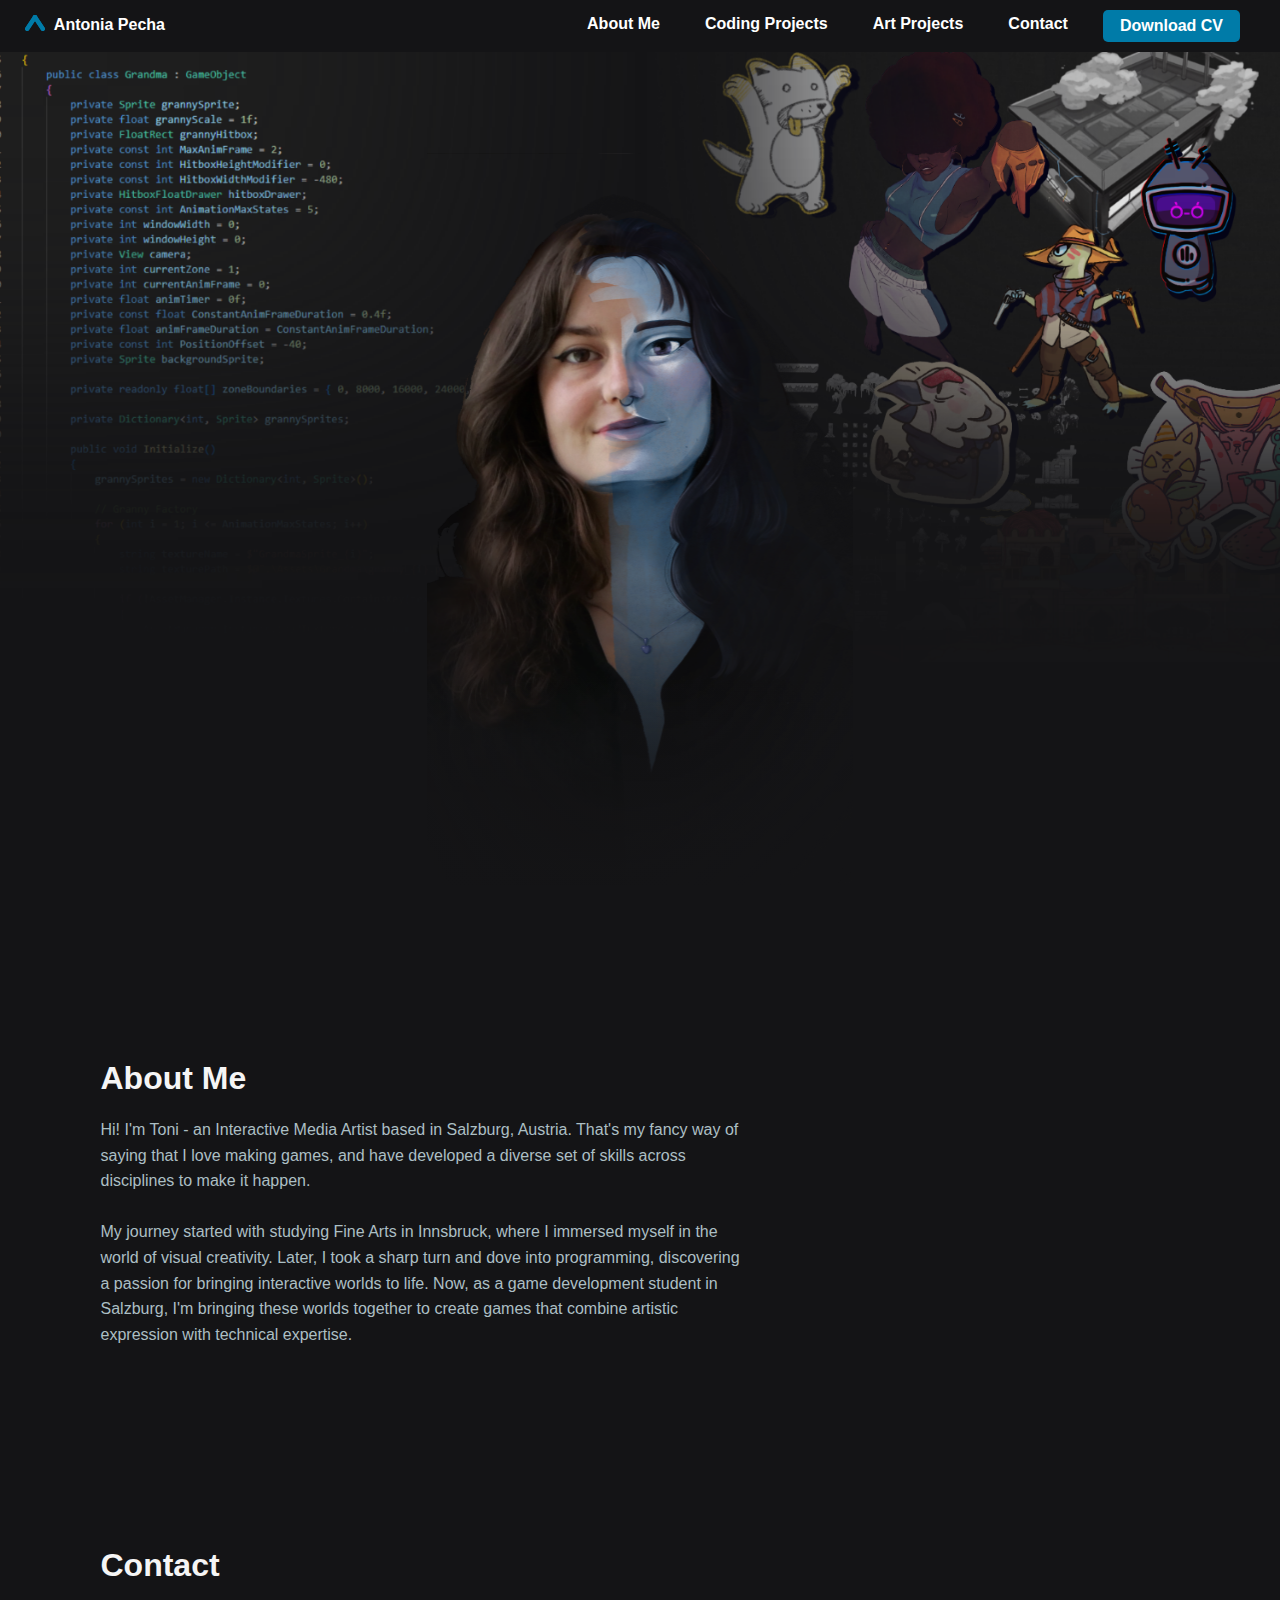
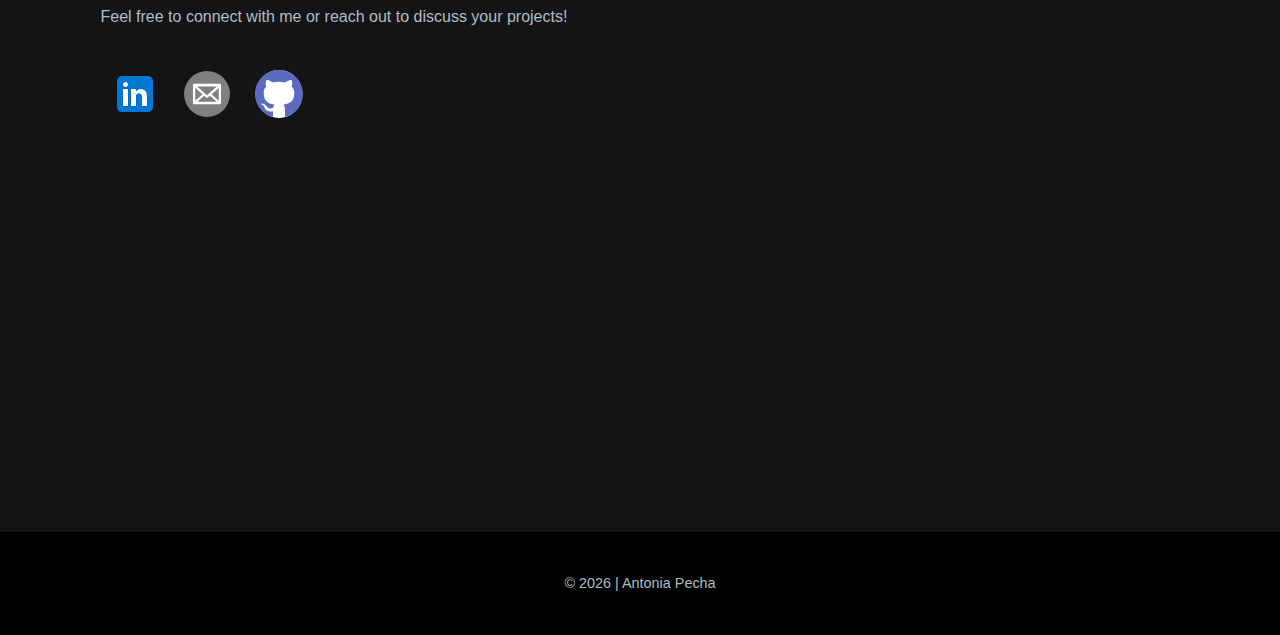
<file: index.html>
<!DOCTYPE html>
<html lang="en">
  <head>
    <meta charset="UTF-8" />
    <meta name="viewport" content="width=device-width, initial-scale=1.0" />
    <title>Antonia Pecha</title>
    <link rel="stylesheet" href="styles.css" />
    <script src="script.js" defer></script> <!-- Link to the JavaScript file -->
  </head>
  <body>
    <div class="container">
      <!-- Top bar -->
      <div class="top-bar">
        <div class="nav-links">
          <a href="index.html">
            <img src="images/triangle.svg" alt="Home Icon" class="arrow-icon" />
            Antonia Pecha
          </a>
          <div class="search-bar">
            <!-- Placeholder for search bar -->
          </div>
          <a href="#about-me">About Me</a>
          <a href="c_gallery.html">Coding Projects</a>
          <a href="a_gallery.html">Art Projects</a>
          <a href="#contact">Contact</a>
          <a class="cv-button" href="cv.pdf" target="_blank">Download CV</a>
        </div>
      </div>

    <!-- Main content -->
    <div class="main-content">
      <!-- Hitboxes and Links -->
      <div class="hitbox hitbox-left"></div>
      <a href="c_gallery.html" class="mouseenter-left"></a>
      <a href="a_gallery.html" class="mouseenter-right"></a>
      <a href="#about-me" class="one-third-box-link">
        <div class="one-third-box">
          <div id="image-center" class="image"></div>
          <div id="image-center-L" class="image"></div>
          <div id="image-center-R" class="image"></div>
        </div>
      </a>
      <div class="hitbox hitbox-right"></div>
      
      <!-- About Me Section -->
      <div class="second-section" id="about-me">
        
        <div>
          <h1>About Me</h1>
          <p>
            Hi! I'm Toni - an Interactive Media Artist based in Salzburg,
            Austria. That's my fancy way of saying that I love making games, and
            have developed a diverse set of skills across disciplines to make it
            happen. <br /><br />

            My journey started with studying Fine Arts in Innsbruck, where I
            immersed myself in the world of visual creativity. Later, I took a
            sharp turn and dove into programming, discovering a passion for
            bringing interactive worlds to life. Now, as a game development
            student in Salzburg, I'm bringing these worlds together to create
            games that combine artistic expression with technical expertise.
          </p>
        </div>

        <!-- Contact Section -->
        <div id="contact">
          <h1>Contact</h1>
          <p>Feel free to connect with me or reach out to discuss your projects!</p>
          <div class="contact-links">
            <a href="https://www.linkedin.com/in/antonia-pecha-0691b7297/" target="_blank" class="contact-icon linkedin" aria-label="LinkedIn">
              <img src="images/icons8-linkedin.svg" alt="LinkedIn" />
            </a>
            <a href="mailto:antoniapecha@gmail.com" class="contact-icon email" aria-label="Email">
              <img src="images/Mail-Icon-White-on-Grey.svg" alt="Email" />
            </a>
            <a href="https://github.com/Dreiegg" target="_blank" class="contact-icon github" aria-label="GitHub">
              <img src="images/github-icon-2.svg" alt="GitHub" />
            </a>
          </div>
        </div>
      </div>
    </div>
    <div class="gradient-bar"></div>
    <!-- Footer placed inside the body tag -->
    <footer>
      <p>&copy; <span id="current-year"></span> | Antonia Pecha</p>
    </footer>

    <!-- JavaScript -->
    <script>
      document.getElementById('current-year').textContent = new Date().getFullYear();
    </script>
  </body>
</html>
</file>
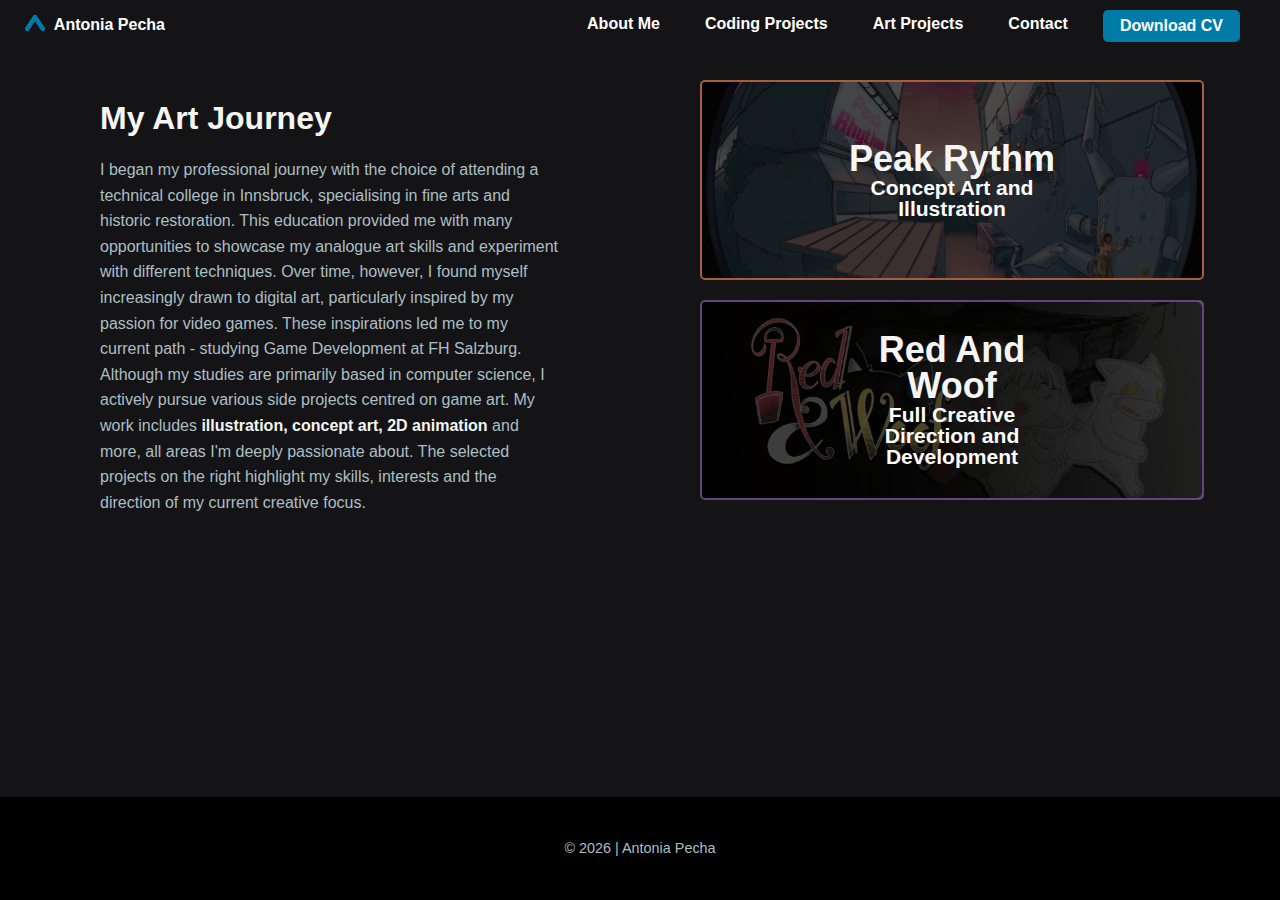
<file: a_gallery.html>
<!DOCTYPE html>
<html lang="en">
<head>
    <meta charset="UTF-8">
    <meta name="viewport" content="width=device-width, initial-scale=1.0">
    <title>Art Projects Gallery</title>
    <link rel="stylesheet" href="styles.css">
    <script src="script.js" defer></script> <!-- Link to the JavaScript file -->
</head>
<body>
    <div class="container">
        <!-- Top bar -->
      <div class="top-bar">
        <div class="nav-links">
        <a href="index.html">
          <img src="images/triangle.svg" alt="Home Icon" class="arrow-icon" />
          Antonia Pecha
        </a>
        <div class="search-bar">
          <!-- <div class="search-placeholder">Search...</div> Placeholder for search bar -->
        </div>
          <a href="#about-me">About Me</a>
          <a href="c_gallery.html">Coding Projects</a>
          <a href="a_gallery.html">Art Projects</a>
          <a href="#contact">Contact</a>
          <a class="cv-button" href="cv.pdf" target="_blank">Download CV</a>
        </div>
      </div>
    </div>

        <!-- Placeholder for the sidebar -->
        <!-- <div id="sidebar-placeholder"></div> -->
        <div class="content-area">
            <div class="text-field">
                <h1>My Art Journey</h1>
                <p>
                    I began my professional journey with the choice of attending a technical college in Innsbruck, specialising in fine arts and historic restoration. This education provided me with many opportunities to showcase my analogue art skills and experiment with different techniques. Over time, however, I found myself increasingly drawn to digital art, particularly inspired by my passion for video games.

These inspirations led me to my current path - studying Game Development at FH Salzburg. Although my studies are primarily based in computer science, I actively pursue various side projects centred on game art. My work includes <span class="boldText"> illustration, concept art, 2D animation</span> and more, all areas I'm deeply passionate about. The selected projects on the right highlight my skills, interests and the direction of my current creative focus.
                </p>

                
                
            </div>
            <div class="project-gallery">
                <a href="peak_rythm.html" class="project-block orange-outline">
                    <img src="images/Peak_Rythm_Cover.webp" alt="Peak Rythm">
                    <div class="project-content">
                        <h1>Peak Rythm</h1>
                        <h3>Concept Art and Illustration</h2>
                    </div>
                </a>

                <a href="redandwoof.html" class="project-block purple-outline">
                    <img src="images/RedAndWoofHero.webp" alt="Red And Woof">
                    <div class="project-content">
                        <h1>Red And Woof</h1>
                        <h3>Full Creative Direction and Development</h2>
                    </div>
                </a>

                <!-- <a href="isandra.html" class="project-block magenta-outline">
                    <img src="images/Isandra.webp" alt="Isandra">
                    <div class="project-content">
                        <h1>Isandra</h1>
                        <h3>Game Art and Creative Direction</h2>
                    </div>
                </a>

                <a href="määährescher.html" class="project-block magenta-outline">
                    <img src="images/maedrescher.webp" alt="määährescher">
                    <div class="project-content">
                        <h1>Määähdrescher</h1>
                        <h3>Game Art and Creative Direction</h2>
                    </div>
                </a>
                <a href="quattro.html" class="project-block magenta-outline">
                    <img src="images/Quattro.webp" alt="quattro diavoli">
                    <div class="project-content">
                        <h1>Quattro Diavoli</h1>
                        <h3>Game Art and Creative Direction</h2>
                    </div>
                </a> -->
            </div>
            
        </div>
    </div>
    
    <!-- Footer placed inside the body tag -->
    <footer>
        <p>&copy; <span id="current-year"></span> | Antonia Pecha</p>
      </footer>
  
      <!-- JavaScript -->
      <script>
        document.getElementById('current-year').textContent = new Date().getFullYear();
      </script>
</body>
</html>
</file>
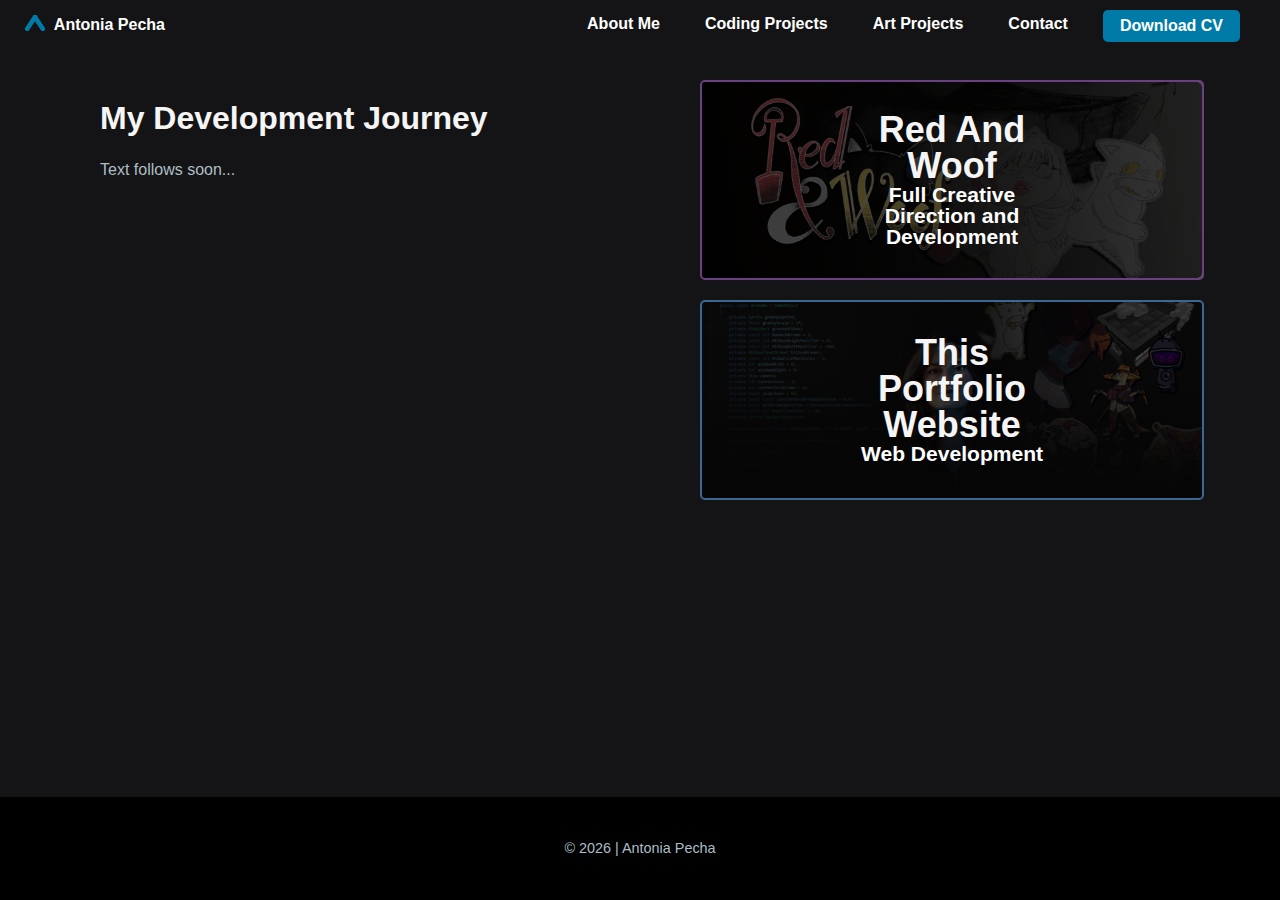
<file: c_gallery.html>
<!DOCTYPE html>
<html lang="en">
<head>
    <meta charset="UTF-8">
    <meta name="viewport" content="width=device-width, initial-scale=1.0">
    <title>Coding Projects Gallery</title>
    <link rel="stylesheet" href="styles.css">
    <script src="script.js" defer></script> <!-- Link to the JavaScript file -->
</head>
<body>
    <div class="container">
        <!-- Top bar -->
      <div class="top-bar">
        <div class="nav-links">
        <a href="index.html">
          <img src="images/triangle.svg" alt="Home Icon" class="arrow-icon" />
          Antonia Pecha
        </a>
        <div class="search-bar">
          <!-- <div class="search-placeholder">Search...</div> Placeholder for search bar -->
        </div>
          <a href="#about-me">About Me</a>
          <a href="c_gallery.html">Coding Projects</a>
          <a href="a_gallery.html">Art Projects</a>
          <a href="#contact">Contact</a>
          <a class="cv-button" href="cv.pdf" target="_blank">Download CV</a>
        </div>
      </div>
    </div>

        <!-- Placeholder for the sidebar -->
        <!-- <div id="sidebar-placeholder"></div> -->
        <div class="content-area">
            <div class="text-field">
                <h1>My Development Journey</h1>
                <p>
                    Text follows soon...
                </p>

                
                
            </div>
            <div class="project-gallery">
                <a href="redandwoof.html" class="project-block purple-outline">
                    <img src="images/RedAndWoofHero.webp" alt="Red And Woof">
                    <div class="project-content">
                        <h1>Red And Woof</h1>
                        <h3>Full Creative Direction and Development</h2>
                    </div>
                </a>
                <a href="portfolio_website.html" class="project-block blue-outline">
                    <img src="images/Portfolio_Website/Screenshot 2024-11-08 123735.webp" alt="Portfolio">
                    <div class="project-content">
                        <h1>This Portfolio Website</h1>
                        <h3>Web Development</h2>
                    </div>
                </a>
            </div>
            
        </div>
    </div>
    
    <!-- Footer placed inside the body tag -->
    <footer>
        <p>&copy; <span id="current-year"></span> | Antonia Pecha</p>
      </footer>
  
      <!-- JavaScript -->
      <script>
        document.getElementById('current-year').textContent = new Date().getFullYear();
      </script>
</body>
</html>
</file>
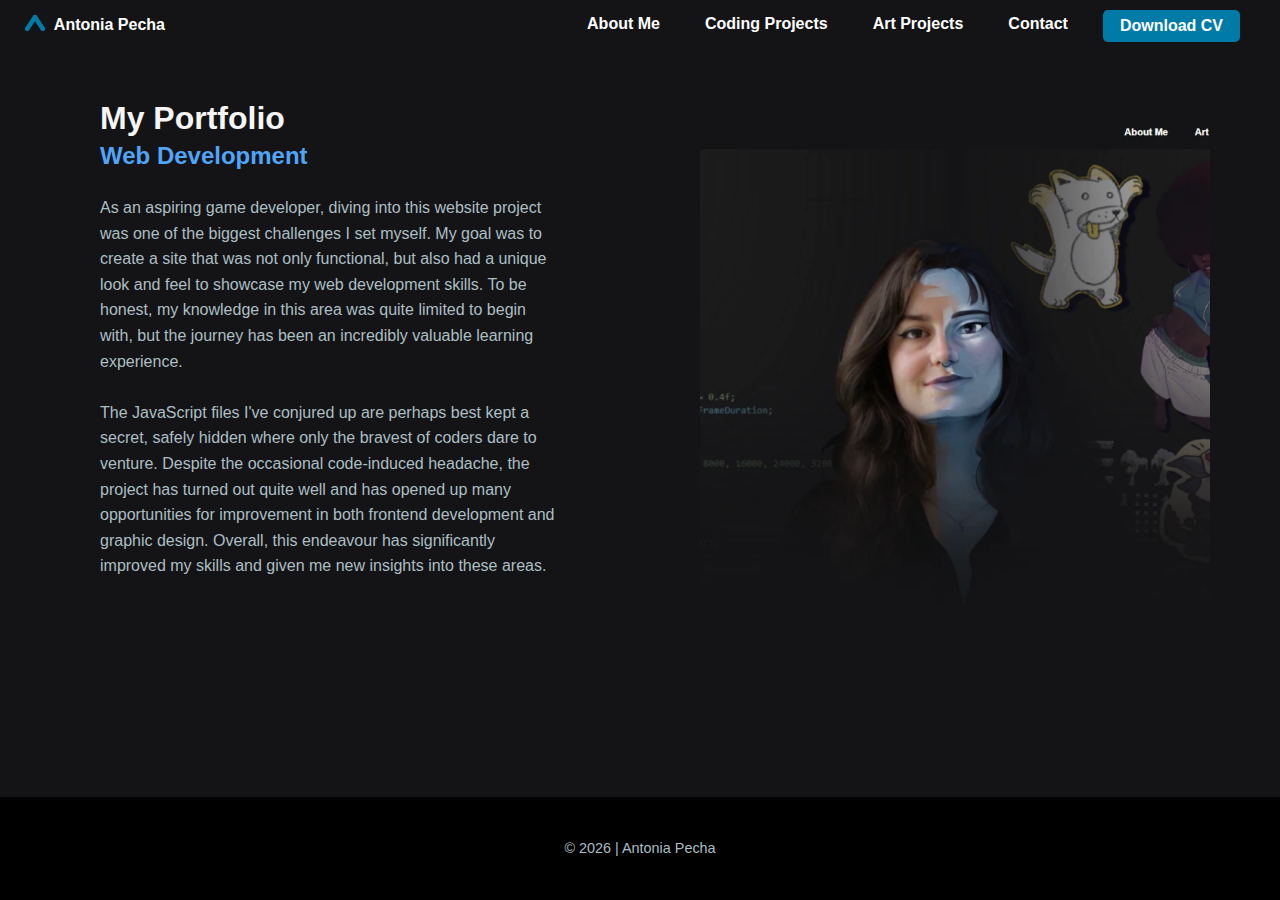
<file: portfolio_website.html>
<!DOCTYPE html>
<html lang="en">
<head>
    <meta charset="UTF-8">
    <meta name="viewport" content="width=device-width, initial-scale=1.0">
    <title>Portfolio</title>
    <link rel="stylesheet" href="styles.css">
    <script src="script.js" defer></script> <!-- Link to the JavaScript file -->
</head>
<body>
    <div class="container">
        <!-- Top bar -->
      <div class="top-bar">
        <div class="nav-links">
        <a href="index.html">
          <img src="images/triangle.svg" alt="Home Icon" class="arrow-icon" />
          Antonia Pecha
        </a>
        <div class="search-bar">
          <!-- <div class="search-placeholder">Search...</div> Placeholder for search bar -->
        </div>
          <a href="#about-me">About Me</a>
          <a href="c_gallery.html">Coding Projects</a>
          <a href="a_gallery.html">Art Projects</a>
          <a href="#contact">Contact</a>
          <a class="cv-button" href="cv.pdf" target="_blank">Download CV</a>
        </div>
      </div>
    </div>

    <div class="content-area">
        <div class="text-field">
            <h1>My Portfolio</h1>
            <h2 class="h2-blue">Web Development</h2>
            <p>As an aspiring game developer, diving into this website project was one of the biggest challenges I set myself. 
                My goal was to create a site that was not only functional, but also had a unique look and feel to showcase my web development skills. 
                To be honest, my knowledge in this area was quite limited to begin with, but the journey has been an incredibly valuable learning experience.
                <br>
                <br>
                The JavaScript files I've conjured up are perhaps best kept a secret, safely hidden where only the bravest of coders dare to venture.
                Despite the occasional code-induced headache, the project has turned out quite well and has opened up many opportunities for improvement in both frontend development and graphic design. Overall, this endeavour has significantly improved my skills and given me new insights into these areas.</p>
               
        </div>


        <div class="img-gallery-field">
          <img src="images/Portfolio_Website/Screenshot 2024-11-08 123735.webp" alt="Image 0" class="img-below">
        </div>
        <!-- Modal structure for displaying clicked image -->
        
    </div>
    <!-- Footer placed inside the body tag -->
    <footer>
      <p>&copy; <span id="current-year"></span> | Antonia Pecha</p>
    </footer>

    <!-- JavaScript -->
    <script>
      document.getElementById('current-year').textContent = new Date().getFullYear();
    </script>
</body>
</html>
</file>
<file: styles.css>
* {
  margin: 0;
  padding: 0;
}

*:not(.img-gallery-field),
*:not(.img-gallery-field) * {
  box-sizing: border-box;
}
html, body {
  min-height: 100vh;     
  display: flex;
  flex-direction: column;
  margin: 0;
}

body {
  font-family: Helvetica, sans-serif;
  background-color: #141416;
  color: rgb(172, 191, 196);
  overflow-x: hidden;
}

p {
  line-height: 1.6;
}

.boldText
{
  color: whitesmoke !important;
  font-weight: bold;
}

html {
  scroll-behavior: smooth;
}

h1 {
  color: whitesmoke;
}

.main-content h1
{
  margin-bottom: 20px
}

.container {
  position: relative;
}

a {
  color: #007ba8;
  text-decoration: none;
}

a:hover {
  color: #5baac7;
}

.top-bar {
  /* display: flex; */
  /* align-items: center; */
  padding: 10px 20px 10px 10px;
  background-color: #141416;
  color: #ffffff;
  position: fixed;
  width: 100vw;

  z-index: 2000;
  font-weight: bold;
}

.arrow-icon {
  width: 20px;
  height: auto;
  vertical-align: middle;
  margin-right: 5px;
  transition: transform 0.3s ease; 
  margin-bottom: 5px;
}

.top-bar a:hover .arrow-icon {
  transform: rotate(
    -90deg
  ); 
}

.top-bar a {
  color: white;
  text-decoration: none;
  transition: color 0.3s;
  padding: 5px 15px;
}

.top-bar a:hover {
  color: #007ba8;
}

.search-bar {
  flex-grow: 1;
  max-width: 400px;
  margin: 0 auto;
  text-align: center;
}

.search-bar input {
  width: 100%;
  padding: 5px;
  border: none;
  border-radius: 5px;
  background-color: #333;
  color: white;
}

.nav-links {
  display: flex;
  gap: 15px;
  justify-content: flex-end;
}

.cv-button {
  display: inline-block;
  padding: 5px 15px;
  margin-right: 20px;
  margin-left: 5px;
  border: 2px solid transparent;
  background-color: #007ba8;
  text-decoration: none;
  border-radius: 5px;
  transition: all 0.3s;
}

.cv-button:hover {
  color: rgb(255, 255, 255) !important;
  background-color: #5baac7;
}
.text-container {
  margin-top: 30px;
}

/* Gradient text styling */
/* .gradient-bar {
  width: 100vw;
 background: linear-gradient(to bottom, rgb(172, 191, 196) 60%, #141416 100%);
  background-color: red;
} */

.no-gradient {
  color: inherit; /* Make text color inherit so it can be visible */
  background: none; /* Remove any background */
}

.read-more-btn {
  color: rgb(172, 191, 196);
  cursor: pointer;
  font-weight: bold;
  margin-top: 15px;
  margin-bottom: 20px;
  display: inline-block;
}

.read-more-btn:hover {
  color: #5baac7;
}

.text-container h2 {
  color: whitesmoke;
  margin-bottom: 0px;
  margin-top: 40px;
}

/* Hide the extra content initially */
#more-text {
  display: none;
  margin-top: 5px;
}

.main-content {
  padding-top: 60px;
  background-color: #141416;
  color: rgb(172, 191, 196);
  display: flex;
  flex-direction: column;
  align-items: center;
  background-image: url("images/bg_img.webp");
  background-size: 100% auto;
  background-position: top center;
  background-repeat: no-repeat;
  position: relative;
  /* padding-bottom: 100px; */
}

.main-content p {
  max-width: 50vw;
}

.contact-links {
  padding-top: 30px;
}
.contact-links a {
  color: #75daff;
}
.contact-links img {
  margin: 10px;
  width: 48px;
  height: 48px;
}
.mouseenter-left {
  position: absolute;
  left: 0;
  width: 43vw;
  height: 100vh;
  top: 0;
  z-index: 100;
}

.mouseenter-right {
  position: absolute;
  right: 0;
  width: 45vw;
  height: 100vh;
  top: 0;
  z-index: 100;
}

.gradient-bar {
    position: absolute; 
    top: 75vh;
    left: 0;
  width: 100vw; 
  height: 300px; 
  background: linear-gradient(to top, #141416 20%, transparent 100%);
  z-index: 1000;
  pointer-events: none; 
}




.one-third-box {
  width: 33.33vw;
  height: 100vh;
  display: flex;
  justify-content: center;
  align-items: center;
  position: relative;
  z-index: 20;
  overflow: hidden;
}

.image {
  position: absolute;
  width: 100%;
  height: 100%;
  background-size: cover;
  background-position: center;
  transition: opacity 0.3s ease;
  height: calc(100vh - 150px);
  overflow: hidden;
}

#image-center {
  background-image: url("images/center-image.webp");
  opacity: 1;
}

#image-center-L {
  background-image: url("images/center-image-L.webp");
  opacity: 0;
}

#image-center-R {
  background-image: url("images/center-image-R.webp");
  opacity: 0;
}

.hitbox-left:hover ~ .one-third-box #image-center-R {
  opacity: 0;
}

.hitbox-left:hover ~ .one-third-box #image-center-L {
  opacity: 1;
}

.hitbox-right:hover ~ .one-third-box #image-center-L {
  opacity: 0;
}

.hitbox-right:hover ~ .one-third-box #image-center-R {
  opacity: 1;
}

.hitbox {
  position: absolute;
  top: 0;
  height: 100vh;
  background-color: rgba(255, 255, 255, 0);
  z-index: 10;
  cursor: pointer;
  transition: background-color 0.3s ease;
}

.hitbox-left {
  left: 0;
  width: 50vw;
}

.hitbox-right {
  right: 0;
  width: 50vw;
}

.one-third-box-link {
  display: block;
  text-decoration: none;
  z-index: 20;
  position: relative;
}

.second-section {
  padding: 100px;
  background-color: #141416;
  min-height: 100vh;
  width: 100vw;
  overflow-x: hidden;
  margin-right: -1px;
}

.second-section > div {
  margin-bottom: 200px;
}

.content-area {
  padding: 20px;
  flex-grow: 1;
  background-color: #141416;
  color: rgb(172, 191, 196);
  overflow-y: auto;
  display: flex;
  flex-direction: row;
  gap: 20px;
}

.text-field {
  padding: 80px;
  /* padding-left: 200px; */
  width: 50%;
  margin-right: 40px;
}

.text-field p {
  min-width: 300px;
  padding-top: 20px;
}

.project-gallery {
  display: flex;
  flex-direction: column;
  margin-top: 60px;
  gap: 20px;
  flex-grow: 1;
}

.project-block {
  position: relative;
  display: flex;
  align-items: center;
  justify-content: center;
  width: 90%;
  height: 200px;
  border: 2px solid #00aced;
  border-radius: 5px;
  text-align: center;
  text-decoration: none;
  color: rgb(172, 191, 196);
  overflow: hidden;
  transition: transform 0.2s ease, background-color 0.2s ease,
    border-color 0.2s ease;
}

.project-block img {
  width: 100%;
  height: auto;
  object-fit: cover;
  border-radius: inherit;
  position: absolute;
}

.project-block::before {
  content: "";
  position: absolute;
  top: 0;
  left: 0;
  width: 100%;
  height: 100%;
  background-color: rgba(0, 0, 0, 0.7);
  border-radius: inherit;
  z-index: 1;
}

.project-content {
  position: absolute;
  top: 50%;
  left: 50%;
  transform: translate(-50%, -50%);
  font-size: 18px;
  font-weight: bold;
  color: white;
  line-height: 1;
  z-index: 2;
  padding: 10px 20px;
}

.project-block:hover {
  transform: scale(1.05);
  background-color: #1d1d1d;
}

.img-below
{
  width: 100% !important;
  height: auto !important;
}
.img-below:hover
{
filter: none !important;
cursor:default !important;
}

.img-gallery-field,
.img-gallery-field * {
  box-sizing: content-box;
}

.img-gallery-field {
  padding-left: 0;
  margin-top: 100px;
  margin-right: 50px;
  flex: 1 1 40%;
  display: flex;
  flex-wrap: wrap;
  gap: 10px;
  min-height: 1vw;
}

.img-gallery-field img {
  width: calc(50% - 5px);
  height: 250px;
  object-fit: cover;
}

.gallery-video {
  width: calc(100% - 5px);
  height: auto;
  object-fit: cover;
}

.img-gallery-field img:hover {
  filter: brightness(1.2);
  cursor: pointer;
}
/* Modal default styling */
.modal {
  display: none; /* Hidden by default */
  position: fixed;
  z-index: 1000;
  padding-top: 60px;
  left: 0;
  top: 0;
  width: 100%;
  height: 100%;
  overflow: auto;
  background-color: rgba(0, 0, 0, 0.9); /* Black with opacity */
}

.modal-content {
  margin: auto;
  display: block;
  width: 80%;
  max-width: 700px;
}

.close,
.prev,
.next {
  cursor: pointer;
  color: white;
  position: absolute;
  top: 50%;
  font-size: 2em;
  user-select: none;
  margin: 30px;
}

.close {
  top: 20px;
  right: 25px;
  font-size: 35px;
  font-weight: bold;
}
.prev {
  left: 0;
  transform: translate(0, -50%);
}

.next {
  right: 0;
  transform: translate(0, -50%);
}

.project-block.orange-outline {
  border-color: #aa5d3e;
}

.project-block.purple-outline {
  border-color: #684183;
}

.project-block.magenta-outline {
  border-color: rgb(139, 61, 139);
}

.project-block.blue-outline {
  border-color: #396896;
}

.project-block.yellow-outline {
  border-color: #ffd61e;
}

.h2-red {
  color: #ff7c48;
}

.h2-green {
  color: #3fff7f;
}

.h2-blue {
  color: #51a5f8;
}

.h2-purple {
  color: #7f34b5;
}

.h2-yellow {
  color: #ffd61e;
}


.h2-magenta {
  color: #9b1b87;
}

h2 {
  margin: 5px 0;
}

footer {
  background-color: #000;     
  color: rgb(172, 191, 196);         
  margin-top: 100px;
  padding: 40px 0;          
  text-align: center;  
  font-size: 0.9em;       
  position: relative;  
  width: 100%;
  bottom: 0;
}

@media (max-width: 1080px) {
  #image-center,
  #image-center-L,
  #image-center-R {
    display: none; 
  }

  /* Ensure main content background remains */
  .main-content {
    background-image: url("images/bg_img.webp"); 
    background-size: 100% auto;
    background-position: top center;
    background-repeat: no-repeat;
  }

  /* Adjust top bar text size */
  .top-bar {
    font-size: 12px; 
    padding: 8px 15px;
  }

  .top-bar a {
    font-size: 12px; 
  }
  /* Stack the text and image gallery fields vertically */
  .content-area {
    flex-direction: column; 
    align-items: flex-start; 
  }
  .text-field {
    width: 100%;
  }

  /* Adjust the img-gallery-field to be full-width for a better layout on small screens */
  .img-gallery-field {
    width: 100%; 
    margin-top: 20px; 
    justify-content: center; 
  }
  .img-gallery-field img {
    width: 100%;
    height: 250px;
    object-fit: cover;
  }
  /* Ensure the project blocks are displayed below the text field */
  .project-gallery {
    width: 100%; 
    display: flex;
    flex-direction: column; 
    gap: 20px; 
    align-items: center; 
  }

  .text-field
  {
    margin-top: 80px;
    padding: 5vw;
  }
}
</file>
